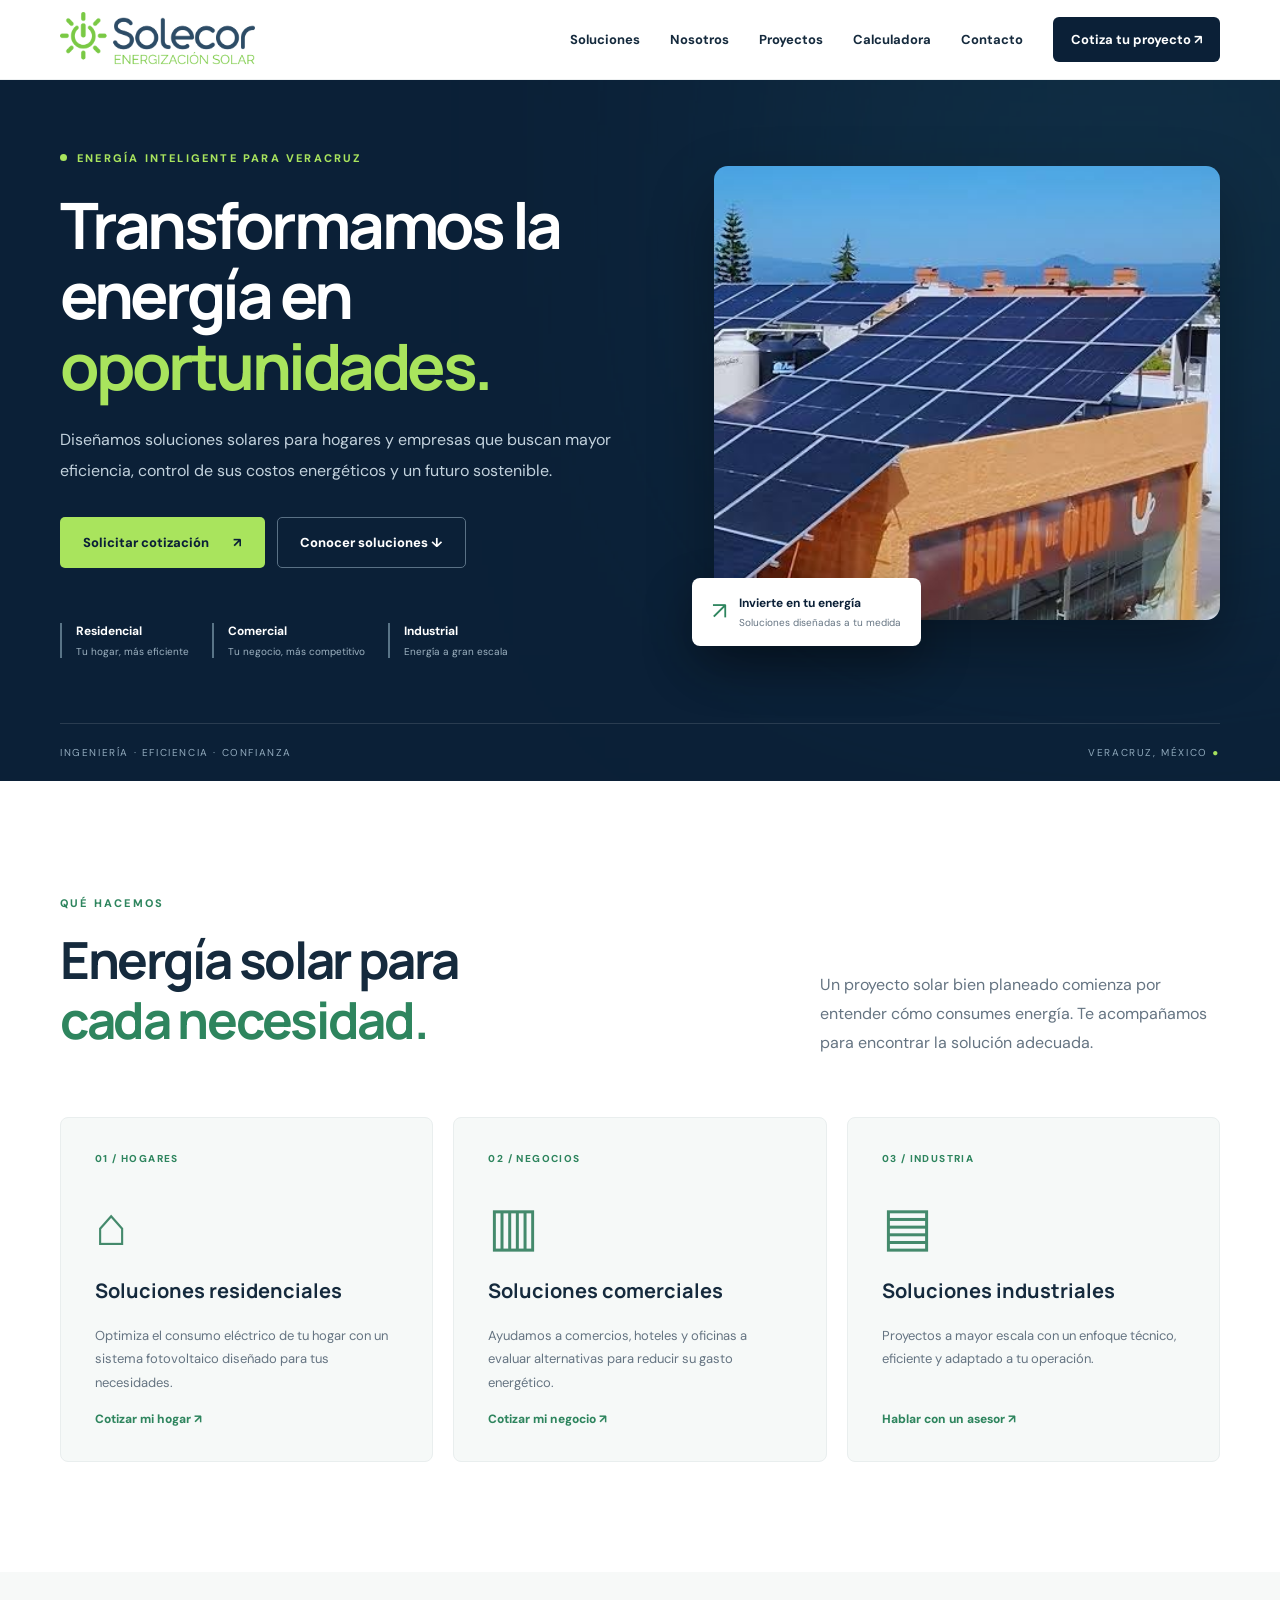
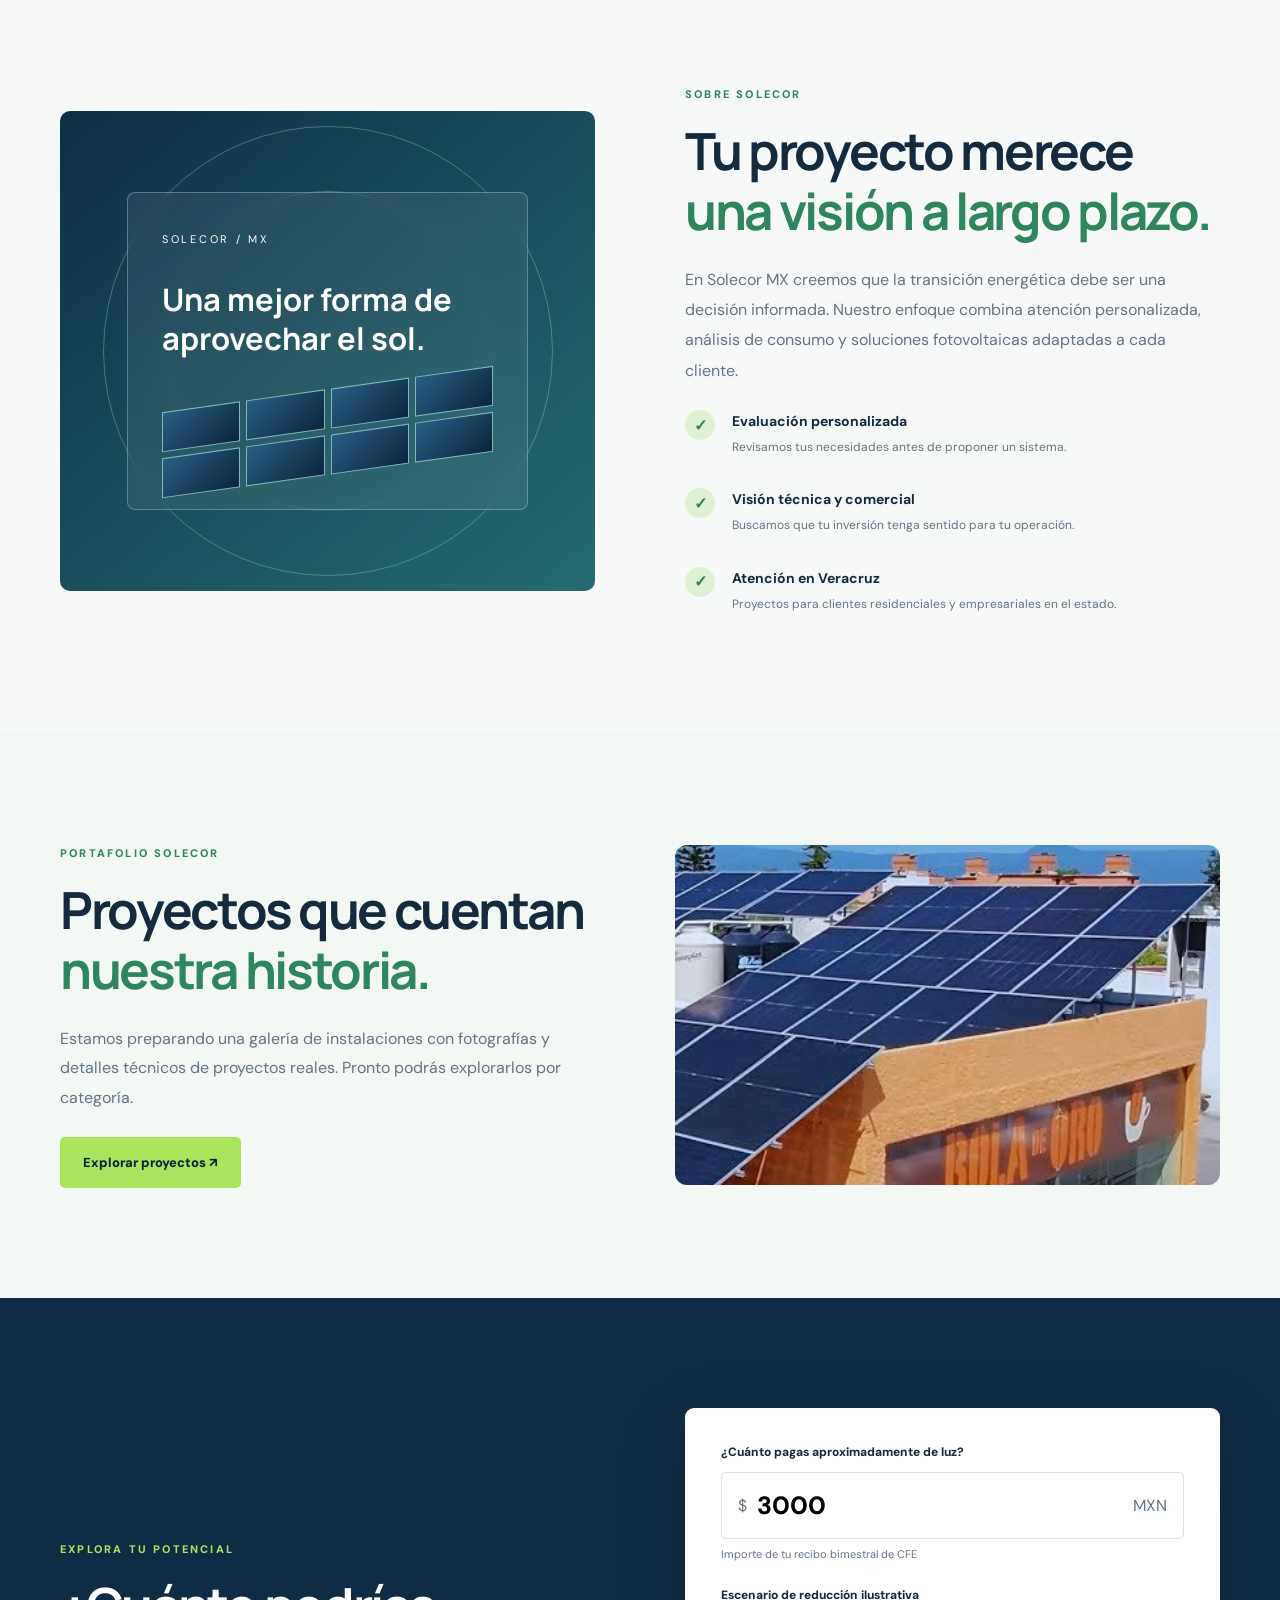
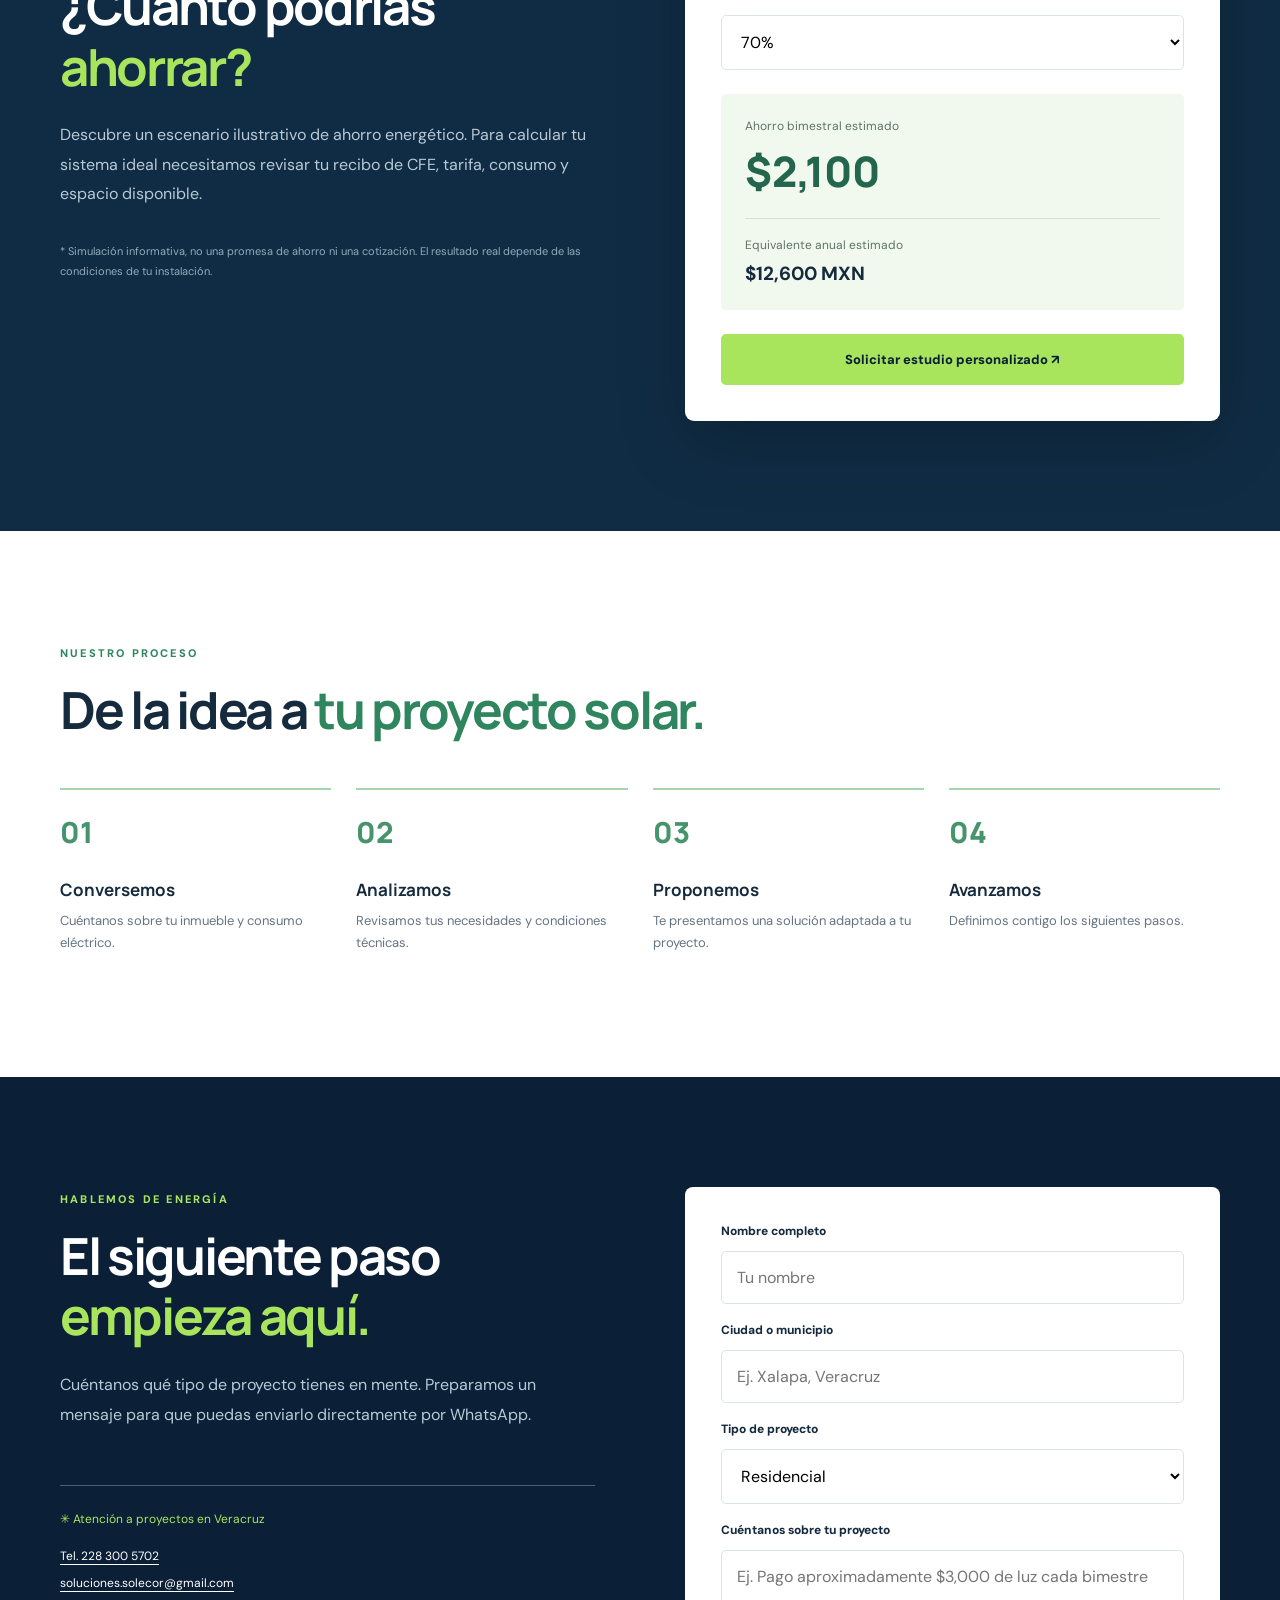
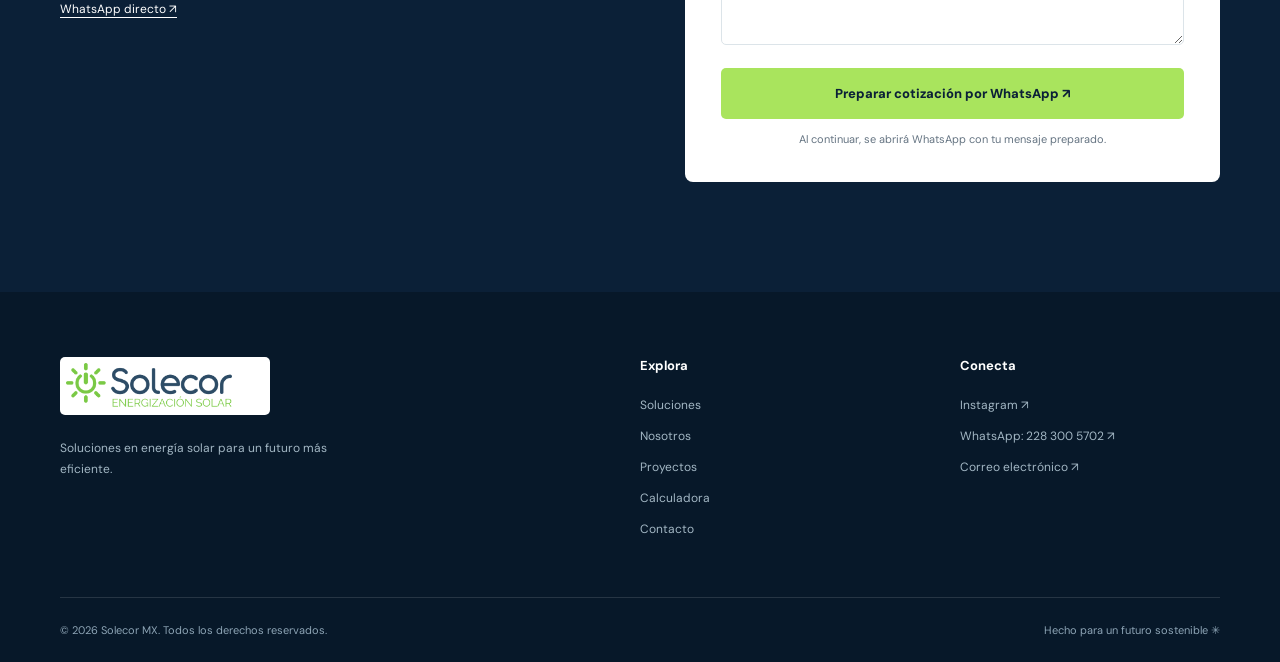
<file: index.html>
<!doctype html>
<html lang="es-MX">
<head>
<meta charset="utf-8"><meta name="viewport" content="width=device-width,initial-scale=1">
<title>Solecor MX | Soluciones en Energía Solar en Veracruz</title>
<meta name="description" content="Solecor MX: soluciones de energía solar para hogares, comercios e industrias en Veracruz. Solicita una evaluación de tu proyecto fotovoltaico.">
<meta property="og:title" content="Solecor | Energización Solar"><meta property="og:description" content="Venta e instalación de paneles solares para hogares y empresas en Veracruz."><meta property="og:type" content="website"><meta property="og:image" content="instalacion-solar-solecor.jpg"><meta name="theme-color" content="#0b2037"><meta name="robots" content="index,follow">
<link rel="icon" href="favicon.svg" type="image/svg+xml"><link rel="stylesheet" href="styles.css">
</head>
<body>
<header class="header" id="inicio"><div class="container nav"><a class="brand" href="#inicio" aria-label="Solecor MX inicio"><img class="brand-logo" src="solecor-logo.png" alt="Solecor Energización Solar"></a><button class="menu-toggle" id="menuToggle" aria-expanded="false" aria-controls="mainNav" aria-label="Abrir menú">☰</button><nav id="mainNav" aria-label="Navegación principal"><a href="#soluciones">Soluciones</a><a href="#nosotros">Nosotros</a><a href="proyectos.html">Proyectos</a><a href="#calculadora">Calculadora</a><a href="#contacto">Contacto</a><a class="nav-cta" href="#contacto">Cotiza tu proyecto ↗</a></nav></div></header>
<main>
<section class="hero"><div class="hero-glow"></div><div class="container hero-grid"><div class="hero-copy"><span class="eyebrow"><span class="dot"></span> ENERGÍA INTELIGENTE PARA VERACRUZ</span><h1>Transformamos la energía en <em>oportunidades.</em></h1><p>Diseñamos soluciones solares para hogares y empresas que buscan mayor eficiencia, control de sus costos energéticos y un futuro sostenible.</p><div class="hero-actions"><a class="btn btn-green" href="#contacto">Solicitar cotización <span>↗</span></a><a class="btn btn-outline" href="#soluciones">Conocer soluciones ↓</a></div><div class="hero-trust"><div><strong>Residencial</strong><span>Tu hogar, más eficiente</span></div><div><strong>Comercial</strong><span>Tu negocio, más competitivo</span></div><div><strong>Industrial</strong><span>Energía a gran escala</span></div></div></div><div class="hero-art" role="img" aria-label="Fotografía de instalación de paneles solares Solecor"><img class="hero-photo" src="instalacion-solar-solecor.jpg" alt="Paneles solares en instalación comercial Solecor"><div class="float-card"><span class="float-icon">↗</span><div><b>Invierte en tu energía</b><small>Soluciones diseñadas a tu medida</small></div></div></div></div><div class="hero-bottom container"><span>INGENIERÍA · EFICIENCIA · CONFIANZA</span><span>VERACRUZ, MÉXICO <span class="green">●</span></span></div></section>
<section class="section solutions" id="soluciones"><div class="container"><div class="section-top"><div><span class="kicker">QUÉ HACEMOS</span><h2>Energía solar para<br><em>cada necesidad.</em></h2></div><p>Un proyecto solar bien planeado comienza por entender cómo consumes energía. Te acompañamos para encontrar la solución adecuada.</p></div><div class="service-grid"><article class="service-card"><span class="service-no">01 / HOGARES</span><div class="service-symbol">⌂</div><h3>Soluciones residenciales</h3><p>Optimiza el consumo eléctrico de tu hogar con un sistema fotovoltaico diseñado para tus necesidades.</p><a href="#contacto">Cotizar mi hogar ↗</a></article><article class="service-card"><span class="service-no">02 / NEGOCIOS</span><div class="service-symbol">▥</div><h3>Soluciones comerciales</h3><p>Ayudamos a comercios, hoteles y oficinas a evaluar alternativas para reducir su gasto energético.</p><a href="#contacto">Cotizar mi negocio ↗</a></article><article class="service-card"><span class="service-no">03 / INDUSTRIA</span><div class="service-symbol">▤</div><h3>Soluciones industriales</h3><p>Proyectos a mayor escala con un enfoque técnico, eficiente y adaptado a tu operación.</p><a href="#contacto">Hablar con un asesor ↗</a></article></div></div></section>
<section class="section about" id="nosotros"><div class="container about-grid"><div class="about-visual"><div class="orb orb-a"></div><div class="orb orb-b"></div><div class="about-panel"><span>SOLECOR / MX</span><strong>Una mejor forma de aprovechar el sol.</strong><div class="mini-grid"><i></i><i></i><i></i><i></i><i></i><i></i><i></i><i></i></div></div></div><div><span class="kicker">SOBRE SOLECOR</span><h2>Tu proyecto merece <em>una visión a largo plazo.</em></h2><p>En Solecor MX creemos que la transición energética debe ser una decisión informada. Nuestro enfoque combina atención personalizada, análisis de consumo y soluciones fotovoltaicas adaptadas a cada cliente.</p><div class="benefit"><span>✓</span><div><b>Evaluación personalizada</b><p>Revisamos tus necesidades antes de proponer un sistema.</p></div></div><div class="benefit"><span>✓</span><div><b>Visión técnica y comercial</b><p>Buscamos que tu inversión tenga sentido para tu operación.</p></div></div><div class="benefit"><span>✓</span><div><b>Atención en Veracruz</b><p>Proyectos para clientes residenciales y empresariales en el estado.</p></div></div></div></div></section>
<section class="section project-teaser"><div class="container teaser-grid"><div><span class="kicker">PORTAFOLIO SOLECOR</span><h2>Proyectos que cuentan <em>nuestra historia.</em></h2><p>Estamos preparando una galería de instalaciones con fotografías y detalles técnicos de proyectos reales. Pronto podrás explorarlos por categoría.</p><a class="btn btn-green" href="proyectos.html">Explorar proyectos ↗</a></div><div class="teaser-image"><img src="instalacion-solar-solecor.jpg" alt="Imagen de instalación solar proporcionada por Solecor"></div></div></section><section class="section calculator" id="calculadora"><div class="container calc-grid"><div><span class="kicker light">EXPLORA TU POTENCIAL</span><h2>¿Cuánto podrías <em>ahorrar?</em></h2><p>Descubre un escenario ilustrativo de ahorro energético. Para calcular tu sistema ideal necesitamos revisar tu recibo de CFE, tarifa, consumo y espacio disponible.</p><p class="disclaimer">* Simulación informativa, no una promesa de ahorro ni una cotización. El resultado real depende de las condiciones de tu instalación.</p></div><div class="calc-card"><label for="bill">¿Cuánto pagas aproximadamente de luz?</label><div class="bill-input"><span>$</span><input id="bill" type="number" min="0" step="100" value="3000" inputmode="decimal" aria-describedby="billHelp"><span>MXN</span></div><small id="billHelp">Importe de tu recibo bimestral de CFE</small><label for="savings">Escenario de reducción ilustrativa</label><select id="savings"><option value="50">50%</option><option value="70" selected>70%</option><option value="90">90%</option></select><div class="result"><span>Ahorro bimestral estimado</span><strong id="savingValue">$2,100</strong><div class="result-line"></div><span>Equivalente anual estimado</span><b id="annualValue">$12,600 MXN</b></div><a href="#contacto" class="btn btn-green full">Solicitar estudio personalizado ↗</a></div></div></section>
<section class="section process"><div class="container"><span class="kicker">NUESTRO PROCESO</span><h2>De la idea a <em>tu proyecto solar.</em></h2><div class="steps"><div><span>01</span><h3>Conversemos</h3><p>Cuéntanos sobre tu inmueble y consumo eléctrico.</p></div><div><span>02</span><h3>Analizamos</h3><p>Revisamos tus necesidades y condiciones técnicas.</p></div><div><span>03</span><h3>Proponemos</h3><p>Te presentamos una solución adaptada a tu proyecto.</p></div><div><span>04</span><h3>Avanzamos</h3><p>Definimos contigo los siguientes pasos.</p></div></div></div></section>
<section class="section contact" id="contacto"><div class="container contact-grid"><div><span class="kicker light">HABLEMOS DE ENERGÍA</span><h2>El siguiente paso <em>empieza aquí.</em></h2><p>Cuéntanos qué tipo de proyecto tienes en mente. Preparamos un mensaje para que puedas enviarlo directamente por WhatsApp.</p><div class="contact-note">✳ Atención a proyectos en Veracruz<br><br><a href="tel:+522283005702">Tel. 228 300 5702</a><br><a href="mailto:soluciones.solecor@gmail.com">soluciones.solecor@gmail.com</a><br><a href="https://wa.me/522283005702" target="_blank" rel="noopener noreferrer">WhatsApp directo ↗</a></div></div><form id="quoteForm" class="contact-form"><label for="name">Nombre completo</label><input id="name" name="name" required placeholder="Tu nombre"><label for="city">Ciudad o municipio</label><input id="city" name="city" required placeholder="Ej. Xalapa, Veracruz"><label for="type">Tipo de proyecto</label><select id="type" name="type"><option>Residencial</option><option>Comercial</option><option>Industrial</option></select><label for="message">Cuéntanos sobre tu proyecto</label><textarea id="message" name="message" rows="3" placeholder="Ej. Pago aproximadamente $3,000 de luz cada bimestre"></textarea><button type="submit" class="btn btn-green full">Preparar cotización por WhatsApp ↗</button><p class="form-note" id="formNote" aria-live="polite">Al continuar, se abrirá WhatsApp con tu mensaje preparado.</p></form></div></section>
</main><footer class="footer"><div class="container footer-main"><div><a class="brand" href="#inicio"><img class="brand-logo" src="solecor-logo.png" alt="Solecor Energización Solar"></a><p>Soluciones en energía solar para un futuro más eficiente.</p></div><div><b>Explora</b><a href="#soluciones">Soluciones</a><a href="#nosotros">Nosotros</a><a href="proyectos.html">Proyectos</a><a href="#calculadora">Calculadora</a><a href="#contacto">Contacto</a></div><div><b>Conecta</b><a href="https://www.instagram.com/solecor_mx/" target="_blank" rel="noopener noreferrer">Instagram ↗</a><a href="https://wa.me/522283005702" target="_blank" rel="noopener noreferrer">WhatsApp: 228 300 5702 ↗</a><a href="mailto:soluciones.solecor@gmail.com">Correo electrónico ↗</a></div></div><div class="container footer-bottom"><span>© <span id="year"></span> Solecor MX. Todos los derechos reservados.</span><span>Hecho para un futuro sostenible ✳</span></div></footer>
<script src="script.js"></script>
</body></html>
</file>
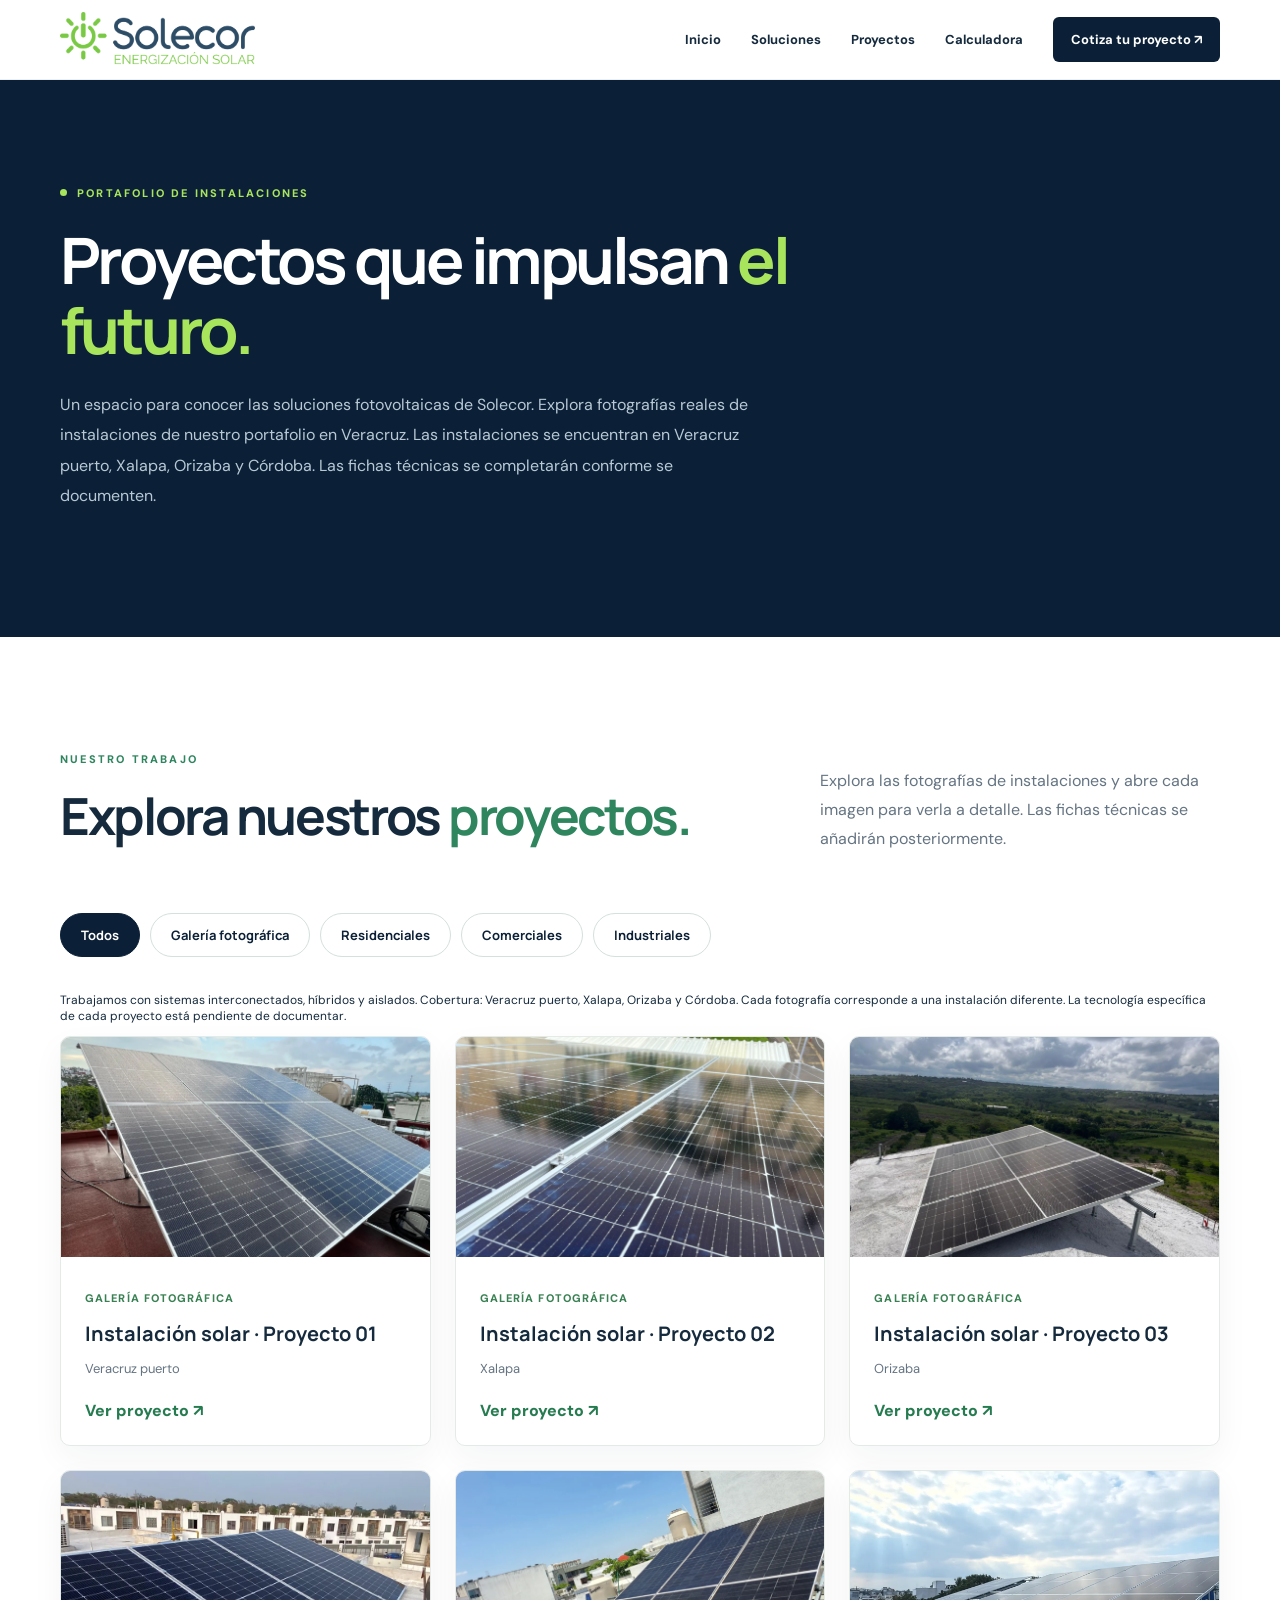
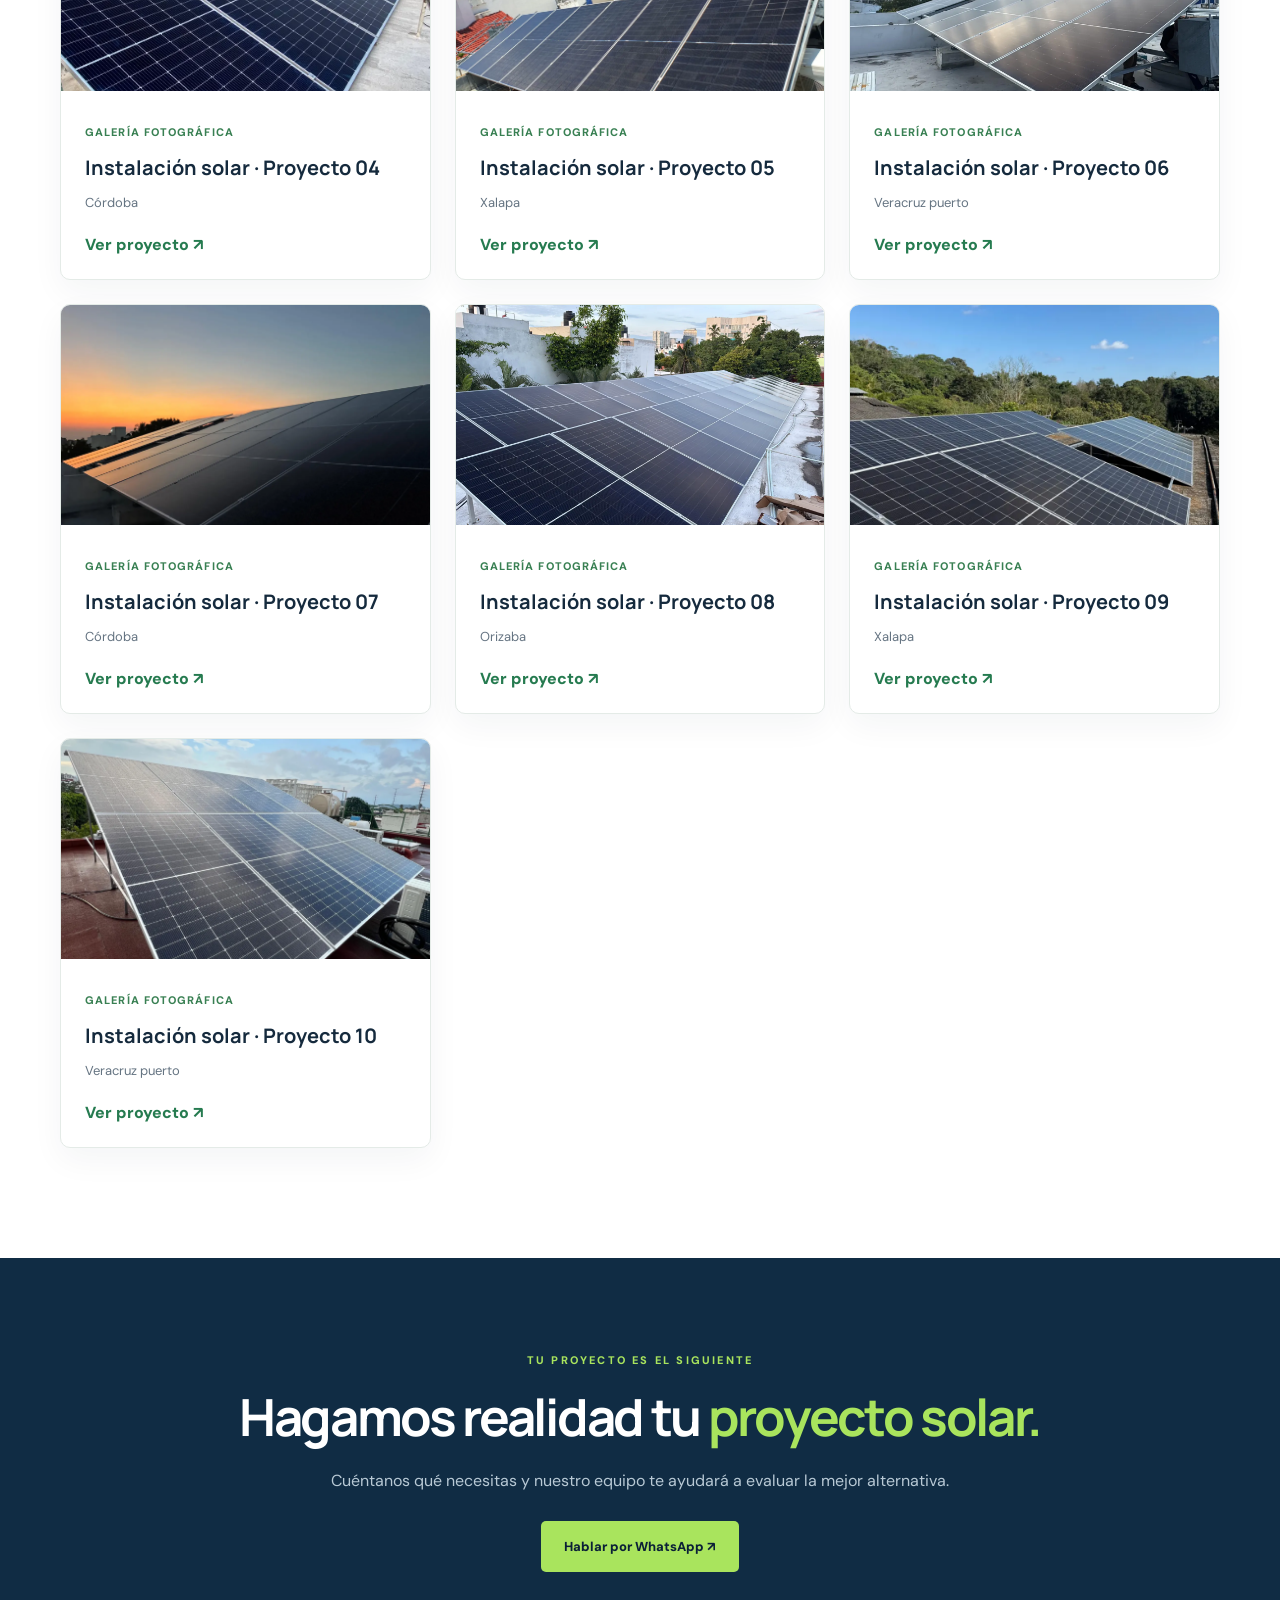
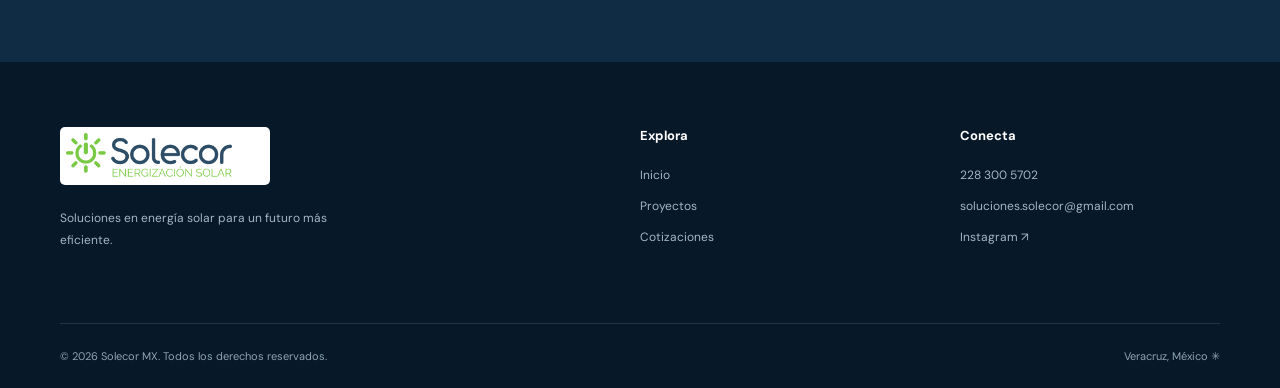
<file: proyectos.html>
<!doctype html>
<html lang="es-MX"><head><meta charset="utf-8"><meta name="viewport" content="width=device-width,initial-scale=1"><title>Proyectos | Solecor MX — Energía solar en Veracruz</title><meta name="description" content="Conoce el portafolio de proyectos solares residenciales, comerciales e industriales de Solecor MX en Veracruz."><meta name="robots" content="index,follow"><meta name="theme-color" content="#0b2037"><link rel="icon" href="favicon.svg" type="image/svg+xml"><link rel="stylesheet" href="styles.css"></head>
<body><header class="header"><div class="container nav"><a class="brand" href="index.html" aria-label="Volver a inicio de Solecor"><img class="brand-logo" src="solecor-logo.png" alt="Solecor Energización Solar"></a><button class="menu-toggle" id="menuToggle" aria-expanded="false" aria-controls="mainNav" aria-label="Abrir menú">☰</button><nav id="mainNav" aria-label="Navegación principal"><a href="index.html">Inicio</a><a href="index.html#soluciones">Soluciones</a><a href="proyectos.html" aria-current="page">Proyectos</a><a href="index.html#calculadora">Calculadora</a><a class="nav-cta" href="index.html#contacto">Cotiza tu proyecto ↗</a></nav></div></header>
<main><section class="portfolio-hero"><div class="container"><span class="eyebrow"><span class="dot"></span> PORTAFOLIO DE INSTALACIONES</span><h1>Proyectos que impulsan <em>el futuro.</em></h1><p>Un espacio para conocer las soluciones fotovoltaicas de Solecor. Explora fotografías reales de instalaciones de nuestro portafolio en Veracruz. Las instalaciones se encuentran en Veracruz puerto, Xalapa, Orizaba y Córdoba. Las fichas técnicas se completarán conforme se documenten.</p></div></section>
<section class="section portfolio-main"><div class="container"><div class="section-top"><div><span class="kicker">NUESTRO TRABAJO</span><h2>Explora nuestros <em>proyectos.</em></h2></div><p>Explora las fotografías de instalaciones y abre cada imagen para verla a detalle. Las fichas técnicas se añadirán posteriormente.</p></div><div class="filter-bar" role="group" aria-label="Filtrar proyectos"><button class="filter-btn active" data-filter="todos" aria-pressed="true">Todos</button><button class="filter-btn" data-filter="galeria" aria-pressed="false">Galería fotográfica</button><button class="filter-btn" data-filter="residencial" aria-pressed="false">Residenciales</button><button class="filter-btn" data-filter="comercial" aria-pressed="false">Comerciales</button><button class="filter-btn" data-filter="industrial" aria-pressed="false">Industriales</button></div><p class="portfolio-help">Trabajamos con sistemas interconectados, híbridos y aislados. Cobertura: Veracruz puerto, Xalapa, Orizaba y Córdoba. Cada fotografía corresponde a una instalación diferente. La tecnología específica de cada proyecto está pendiente de documentar.</p><div id="projectGrid" class="portfolio-grid" aria-live="polite"></div><div id="projectEmpty" class="portfolio-empty" hidden><div class="empty-mark">✳</div><h3>Estamos preparando nuestro portafolio.</h3><p>Próximamente compartiremos proyectos reales de Solecor con fotografías y detalles de cada instalación.</p><a href="index.html#contacto" class="btn btn-green">Solicitar cotización ↗</a></div></div></section>
<section class="portfolio-cta"><div class="container"><span class="kicker light">TU PROYECTO ES EL SIGUIENTE</span><h2>Hagamos realidad tu <em>proyecto solar.</em></h2><p>Cuéntanos qué necesitas y nuestro equipo te ayudará a evaluar la mejor alternativa.</p><a class="btn btn-green" href="https://wa.me/522283005702?text=Hola%2C%20quiero%20cotizar%20un%20proyecto%20solar%20con%20Solecor%20MX" target="_blank" rel="noopener noreferrer">Hablar por WhatsApp ↗</a></div></section></main>
<footer class="footer"><div class="container footer-main"><div><a class="brand" href="index.html"><img class="brand-logo" src="solecor-logo.png" alt="Solecor Energización Solar"></a><p>Soluciones en energía solar para un futuro más eficiente.</p></div><div><b>Explora</b><a href="index.html">Inicio</a><a href="proyectos.html">Proyectos</a><a href="index.html#contacto">Cotizaciones</a></div><div><b>Conecta</b><a href="tel:+522283005702">228 300 5702</a><a href="mailto:soluciones.solecor@gmail.com">soluciones.solecor@gmail.com</a><a href="https://www.instagram.com/solecor_mx/" target="_blank" rel="noopener noreferrer">Instagram ↗</a></div></div><div class="container footer-bottom"><span>© <span id="year"></span> Solecor MX. Todos los derechos reservados.</span><span>Veracruz, México ✳</span></div></footer>
<dialog id="projectDialog" class="project-dialog" aria-label="Detalle del proyecto"><button id="closeDialog" class="dialog-close" aria-label="Cerrar detalle">✕</button><div id="dialogBody"></div></dialog><script src="proyectos-data.js"></script><script src="projects.js"></script></body></html>
</file>
<file: styles.css>
@import url('https://fonts.googleapis.com/css2?family=DM+Sans:wght@400;500;600;700&family=Manrope:wght@400;500;600;700;800&display=swap');
:root{--navy:#0b2037;--navy2:#102b46;--green:#a9e45d;--green-dark:#2e855e;--ink:#152a3d;--muted:#657482;--line:#dce4e9;--bg:#f6f9f8}*{box-sizing:border-box}html{scroll-behavior:smooth;scroll-padding-top:80px}body{margin:0;font-family:'DM Sans',Arial,sans-serif;color:var(--ink);background:#fff}a{text-decoration:none;color:inherit}button,input,select,textarea{font:inherit}.container{width:min(1160px,calc(100% - 48px));margin:auto}.header{height:80px;position:sticky;top:0;background:#fff;z-index:20;border-bottom:1px solid #edf0f1}.nav{display:flex;align-items:center;justify-content:space-between;height:100%}.brand{display:flex;gap:9px;align-items:center;color:var(--navy);font-family:Manrope,sans-serif;font-weight:800;letter-spacing:.04em;font-size:21px;line-height:1}.brand-icon{color:#65aa47;font-size:34px}.brand small{display:block;font-size:8px;letter-spacing:.24em;margin-top:7px}.nav nav{display:flex;align-items:center;gap:30px;font-size:13px;font-weight:700}.nav nav>a:hover{color:var(--green-dark)}.nav-cta{background:var(--navy);color:white;padding:14px 18px;border-radius:6px}.nav nav>a.nav-cta:hover{color:var(--green)}.menu-toggle{display:none;background:none;border:0;font-size:27px}.hero{background:var(--navy);color:#fff;position:relative;overflow:hidden}.hero-glow{position:absolute;width:700px;height:700px;background:#1d566b;filter:blur(140px);opacity:.25;right:-200px;top:-240px}.hero-grid{min-height:620px;display:grid;grid-template-columns:1.1fr .9fr;align-items:center;gap:35px;position:relative}.hero-copy{padding:65px 0}.eyebrow,.kicker{font-size:11px;letter-spacing:.2em;font-weight:800;color:var(--green-dark)}.eyebrow{color:var(--green);display:inline-flex;align-items:center;gap:10px}.dot{height:7px;width:7px;background:var(--green);border-radius:50%}h1,h2,h3,p{margin-top:0}h1,h2,h3{font-family:Manrope,Arial,sans-serif}h1{font-size:clamp(42px,5vw,69px);line-height:1.1;letter-spacing:-.055em;margin:24px 0}h1 em,h2 em{font-style:normal;color:var(--green)}.hero-copy>p{font-size:16px;line-height:1.9;color:#c3d2dd;max-width:570px}.hero-actions{display:flex;gap:12px;flex-wrap:wrap;margin:31px 0 55px}.btn{display:inline-flex;justify-content:center;align-items:center;gap:24px;padding:16px 22px;border-radius:5px;font-weight:800;font-size:13px;border:1px solid transparent;cursor:pointer}.btn-green{background:var(--green);color:var(--navy)}.btn-green:hover{background:#c1f184}.btn-outline{border-color:#5a7185;color:white}.btn-outline:hover{background:#ffffff15}.hero-trust{display:flex;gap:23px}.hero-trust>div{border-left:2px solid #597487;padding-left:14px}.hero-trust strong,.hero-trust span{display:block}.hero-trust strong{font-size:12px}.hero-trust span{font-size:10px;color:#9eb2c1;margin-top:6px}.hero-art{height:465px;position:relative;display:flex;align-items:center;justify-content:center}.sun{width:290px;height:290px;border-radius:50%;background:radial-gradient(circle,#9ee2bc44 0,#60a9b51a 65%,transparent 70%);position:absolute;top:8px;right:0}.building{position:relative;transform:perspective(700px) rotateY(-14deg) rotateX(4deg);width:88%;filter:drop-shadow(15px 30px 20px #0005)}.roof{height:210px;clip-path:polygon(15% 0,100% 15%,84% 100%,0 76%);background:#27475d;padding:18px}.panels{height:100%;width:100%;clip-path:polygon(15% 0,100% 15%,84% 100%,0 76%);background:repeating-linear-gradient(0deg,transparent 0 35px,#6b9bb7 36px 38px),repeating-linear-gradient(90deg,#143b5d 0 45px,#628ba9 46px 48px);border:4px solid #a0b9c9}.wall{height:145px;margin:-20px 13% 0 10%;background:linear-gradient(115deg,#dce9e8,#789ca6);display:flex;align-items:center;justify-content:space-around}.wall span{width:20%;height:60%;background:#173b52;border:6px solid #d9e6e5}.float-card{position:absolute;bottom:20px;left:0;background:white;color:var(--navy);border-radius:8px;padding:17px 20px;display:flex;gap:12px;box-shadow:0 20px 50px #0005}.float-icon{font-size:24px;color:var(--green-dark)}.float-card b,.float-card small{display:block}.float-card b{font-size:12px}.float-card small{font-size:10px;color:var(--muted);margin-top:5px}.hero-bottom{border-top:1px solid #ffffff20;display:flex;justify-content:space-between;padding:22px 0;font-size:10px;letter-spacing:.16em;color:#92aabd}.green{color:var(--green)}.section{padding:110px 0}.section-top{display:flex;justify-content:space-between;align-items:end;gap:40px;margin-bottom:43px}.section-top p{max-width:400px;line-height:1.8;color:var(--muted)}h2{font-size:clamp(34px,4vw,52px);line-height:1.18;letter-spacing:-.045em;margin:17px 0 24px}h2 em{color:var(--green-dark)}.service-grid{display:grid;grid-template-columns:repeat(3,1fr);gap:20px}.service-card{padding:34px;background:var(--bg);border:1px solid #e9eeee;border-radius:8px;min-height:345px;display:flex;flex-direction:column;transition:transform .2s}.service-card:hover{transform:translateY(-5px);border-color:#bbd5c6}.service-no{font-size:10px;letter-spacing:.14em;font-weight:800;color:var(--green-dark)}.service-symbol{font-size:54px;color:#448a6c;margin:26px 0 15px}.service-card h3{font-size:20px}.service-card p{font-size:13px;line-height:1.8;color:var(--muted)}.service-card a{margin-top:auto;font-size:12px;font-weight:800;color:var(--green-dark)}.about{background:#f7f9f8}.about-grid{display:grid;grid-template-columns:1fr 1fr;align-items:center;gap:90px}.about-visual{height:480px;background:linear-gradient(140deg,#0c3044,#256c70);border-radius:10px;position:relative;overflow:hidden;display:grid;place-items:center}.orb{position:absolute;border-radius:50%;border:1px solid #a5e9a355}.orb-a{width:450px;height:450px}.orb-b{width:320px;height:320px}.about-panel{position:relative;width:75%;padding:34px;background:#ffffff12;backdrop-filter:blur(8px);border:1px solid #ffffff45;color:white;border-radius:8px}.about-panel>span{font-size:11px;letter-spacing:.25em}.about-panel strong{font:700 31px/1.25 Manrope;display:block;margin:32px 0}.mini-grid{display:grid;grid-template-columns:repeat(4,1fr);gap:6px;transform:skewY(-8deg)}.mini-grid i{height:40px;background:linear-gradient(140deg,#285f83,#0b253d);border:1px solid #81b6bd}.about-grid>div:last-child>p{line-height:1.9;color:var(--muted)}.benefit{display:flex;gap:17px;margin-top:24px}.benefit>span{display:grid;place-items:center;flex-shrink:0;width:30px;height:30px;border-radius:50%;background:#dff1d3;color:#398053;font-weight:900}.benefit b{font-size:14px}.benefit p{font-size:12px;color:var(--muted);margin:7px 0;line-height:1.6}.calculator{background:#102c44;color:white}.calc-grid{display:grid;grid-template-columns:1fr 1fr;gap:90px;align-items:center}.kicker.light{color:var(--green)}.calculator h2 em,.contact h2 em{color:var(--green)}.calc-grid>div>p{line-height:1.85;color:#b8c9d5}.calc-grid .disclaimer{font-size:11px;color:#94aab9;margin-top:32px}.calc-card{background:white;color:var(--ink);padding:36px;border-radius:9px;box-shadow:0 22px 70px #0003}.calc-card label,.contact-form label{display:block;font-size:12px;font-weight:800;margin-bottom:12px}.bill-input{display:flex;align-items:center;border:1px solid var(--line);border-radius:5px;padding:0 16px}.bill-input input{border:0;outline:0;min-width:0;width:100%;padding:16px 10px;font-size:25px;font-weight:800}.bill-input span{color:var(--muted)}.calc-card small{display:block;color:var(--muted);margin:8px 0 26px;font-size:11px}.calc-card select,.contact-form select,.contact-form input,.contact-form textarea{width:100%;border:1px solid var(--line);border-radius:5px;background:white;padding:15px;outline-color:var(--green-dark)}.result{background:#f1f8ed;padding:24px;margin:24px 0;border-radius:5px}.result span{font-size:12px;color:#60736a;display:block}.result strong{display:block;font:800 42px Manrope;color:#23654d;margin:8px 0}.result-line{height:1px;background:#d1e2d3;margin:18px 0}.result b{display:block;margin-top:8px;font-size:19px}.full{width:100%}.process h2{margin-bottom:48px}.steps{display:grid;grid-template-columns:repeat(4,1fr);gap:25px}.steps>div{border-top:2px solid #a4d6ae;padding-top:22px}.steps span{font:800 29px Manrope;color:#46946b}.steps h3{margin:26px 0 9px;font-size:17px}.steps p{font-size:13px;line-height:1.7;color:var(--muted)}.contact{background:var(--navy);color:white}.contact-grid{display:grid;grid-template-columns:1fr 1fr;gap:90px;align-items:start}.contact-grid>div>p{line-height:1.9;color:#b7cad7}.contact-note{border-top:1px solid #496073;padding-top:25px;margin-top:55px;font-size:12px;color:var(--green)}.contact-form{background:white;color:var(--ink);padding:36px;border-radius:8px}.contact-form input,.contact-form select,.contact-form textarea{margin-bottom:18px}.contact-form textarea{resize:vertical}.form-note{font-size:11px;color:var(--muted);text-align:center;margin:13px 0 0}.footer{background:#071829;color:white;padding:65px 0 25px}.footer-main{display:grid;grid-template-columns:2fr 1fr 1fr;gap:60px;padding-bottom:60px}.footer .brand{color:white}.footer-main p{font-size:12px;color:#a3b7c4;max-width:300px;line-height:1.8;margin-top:23px}.footer-main>div:not(:first-child){display:flex;flex-direction:column;gap:15px}.footer-main b{font-size:13px;margin-bottom:8px}.footer-main a:not(.brand){font-size:12px;color:#a3b7c4}.footer-bottom{display:flex;justify-content:space-between;border-top:1px solid #ffffff20;padding-top:25px;font-size:11px;color:#8da4b5}@media(max-width:850px){.menu-toggle{display:block}.nav nav{display:none;position:absolute;top:80px;left:0;right:0;background:white;padding:25px 24px;box-shadow:0 12px 20px #0002;flex-direction:column;align-items:stretch;gap:20px}.nav nav.open{display:flex}.hero-grid,.about-grid,.calc-grid,.contact-grid{grid-template-columns:1fr;gap:30px}.hero-grid{padding-top:20px}.hero-copy{padding:55px 0 10px}.hero-art{height:340px}.hero-trust{flex-wrap:wrap}.section{padding:70px 0}.section-top{display:block}.service-grid{grid-template-columns:1fr}.service-card{min-height:270px}.about-visual{height:340px}.steps{grid-template-columns:repeat(2,1fr)}.footer-main{gap:25px}}@media(max-width:500px){.container{width:min(100% - 34px,1160px)}.hero-art{height:280px}.hero-trust{gap:12px}.hero-trust span{font-size:9px}.hero-bottom{gap:10px;font-size:8px}.hero-actions .btn{width:100%}.float-card{bottom:0}.steps{grid-template-columns:1fr 1fr;gap:18px}.contact-form,.calc-card{padding:23px}.footer-main{grid-template-columns:1fr 1fr}.footer-main>div:first-child{grid-column:span 2}.footer-bottom{flex-direction:column;gap:10px}.about-panel strong{font-size:24px}}

/* Identidad oficial Solecor y fotografía de instalación */
.brand-logo{display:block;width:195px;max-height:58px;object-fit:contain;object-position:left center}.footer .brand-logo{background:#fff;border-radius:5px;padding:6px;width:210px}.hero-photo{width:100%;height:100%;object-fit:cover;object-position:center 45%;border-radius:14px;box-shadow:0 28px 65px #0005}.hero-art{height:490px;padding:10px 0 26px}.hero-art .float-card{bottom:0;left:-22px}.contact-note a{color:#fff;text-decoration:underline;text-underline-offset:4px;line-height:2.2}@media(max-width:850px){.hero-art{height:420px}.brand-logo{width:168px}}@media(max-width:500px){.hero-art{height:350px}.hero-art .float-card{left:0}.brand-logo{width:158px}}

/* Portafolio independiente */
.project-teaser{background:#f3f8f5}.teaser-grid{display:grid;grid-template-columns:1fr 1fr;align-items:center;gap:70px}.teaser-grid p{color:var(--muted);line-height:1.85;margin-bottom:25px}.teaser-image{height:340px;border-radius:12px;overflow:hidden}.teaser-image img{width:100%;height:100%;object-fit:cover}.portfolio-hero{background:var(--navy);color:white;padding:100px 0 110px}.portfolio-hero h1{max-width:820px}.portfolio-hero p{color:#b8c9d5;max-width:700px;line-height:1.9}.portfolio-main{min-height:470px}.filter-bar{display:flex;flex-wrap:wrap;gap:10px;margin:0 0 35px}.filter-btn{font:700 13px Manrope,Arial,sans-serif;padding:12px 20px;border:1px solid #d4e1dc;background:#fff;color:var(--navy);border-radius:50px;cursor:pointer}.filter-btn.active,.filter-btn:hover{background:var(--navy);color:#fff;border-color:var(--navy)}.portfolio-grid{display:grid;grid-template-columns:repeat(3,minmax(0,1fr));gap:24px}.portfolio-card{border:1px solid #e4ebe7;border-radius:10px;overflow:hidden;background:white;box-shadow:0 12px 32px #0b20370c}.portfolio-cover{width:100%;height:220px;object-fit:cover}.portfolio-content{padding:24px}.portfolio-category{color:#398053;font-size:11px;text-transform:uppercase;letter-spacing:.1em;font-weight:800}.portfolio-content h3{font-size:20px;margin:13px 0}.portfolio-content p{font-size:13px;color:var(--muted)}.portfolio-open{padding:0;border:0;background:none;color:#267b50;font-weight:800;cursor:pointer;margin-top:10px}.portfolio-empty{text-align:center;padding:62px 22px;background:#f5f9f6;border:1px solid #e0ebe4;border-radius:12px}.portfolio-empty[hidden]{display:none}.empty-mark{font-size:44px;color:#70ba45}.portfolio-empty h3{font-size:24px;margin:12px 0}.portfolio-empty p{color:var(--muted);max-width:560px;margin:0 auto 25px;line-height:1.7}.portfolio-cta{background:#102c44;color:white;padding:90px 0;text-align:center}.portfolio-cta h2 em{color:var(--green)}.portfolio-cta p{color:#b8c9d5;margin-bottom:30px}.project-dialog{border:0;border-radius:12px;width:min(900px,calc(100% - 30px));max-height:90vh;padding:40px;color:var(--navy)}.project-dialog::backdrop{background:#06182bcc}.dialog-close{position:absolute;top:15px;right:18px;border:0;background:#edf2ef;border-radius:50%;width:36px;height:36px;cursor:pointer}.detail-gallery{display:grid;grid-template-columns:repeat(2,1fr);gap:12px;margin:25px 0}.detail-gallery img{width:100%;max-height:350px;object-fit:cover;border-radius:8px}.detail-facts{display:grid;grid-template-columns:1fr 2fr;gap:12px;padding-top:20px;border-top:1px solid #ddd}.detail-facts dt{font-weight:800}.detail-facts dd{margin:0;color:#536777}.portfolio-help{font-size:12px}@media(max-width:850px){.teaser-grid{grid-template-columns:1fr;gap:30px}.portfolio-grid{grid-template-columns:repeat(2,minmax(0,1fr))}.portfolio-hero{padding:75px 0}}@media(max-width:550px){.portfolio-grid{grid-template-columns:1fr}.teaser-image{height:260px}.project-dialog{padding:24px}.detail-gallery{grid-template-columns:1fr}}
</file>
